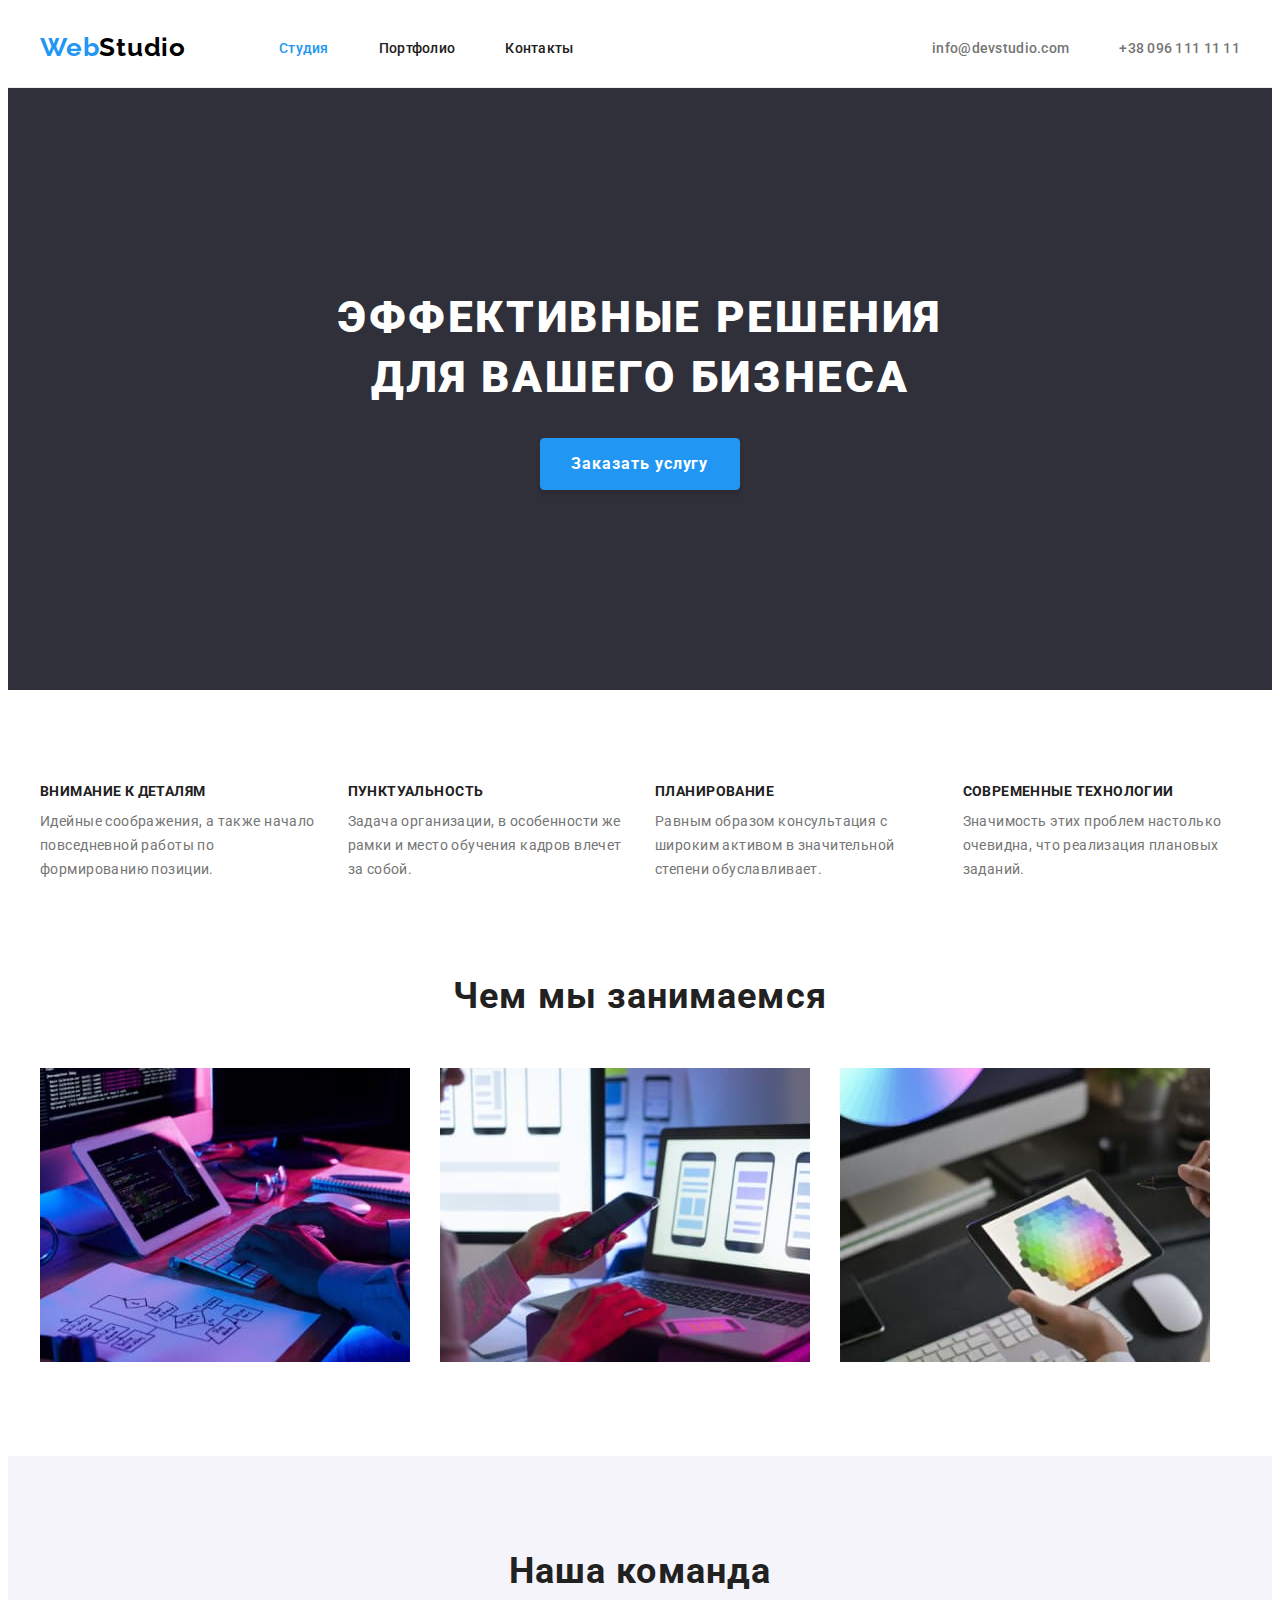
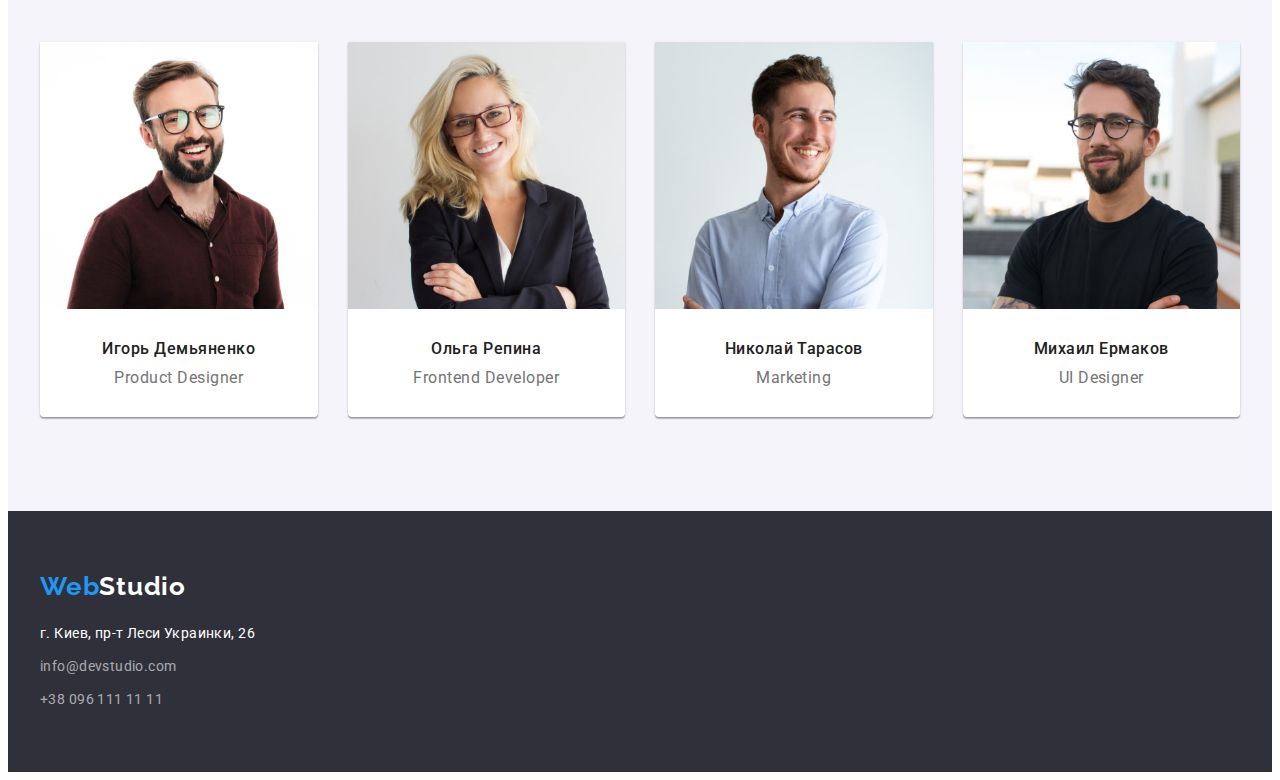
<file: index.html>
<!DOCTYPE html>
<html lang="ru">
  <head>
    <meta charset="UTF-8" />
    <meta http-equiv="X-UA-Compatible" content="IE=edge" />
    <meta name="viewport" content="width=device-width, initial-scale=1.0" />
    <title>Webstudio</title>
    <link rel="preconnect" href="https://fonts.googleapis.com" />
    <link rel="preconnect" href="https://fonts.gstatic.com" crossorigin />
    <link
      href="https://fonts.googleapis.com/css2?family=Oleo+Script&family=Raleway:wght@700&family=Roboto:wght@400;500;700;900&display=swap"
      rel="stylesheet"
    />
    <link
      rel="stylesheet"
      href="https://cdnjs.cloudflare.com/ajax/libs/modern-normalize/1.1.0/modern-normalize.min.css"
      integrity="sha512-wpPYUAdjBVSE4KJnH1VR1HeZfpl1ub8YT/NKx4PuQ5NmX2tKuGu6U/JRp5y+Y8XG2tV+wKQpNHVUX03MfMFn9Q=="
      crossorigin="anonymous"
      referrerpolicy="no-referrer"
    />
    <link rel="stylesheet" href="./css/styles.css" />
  </head>
  <body>
    <header class="header">
      <div class="container header-wrapper">
        <nav class="site-nav">
          <a class="logo link" href="./index.html"
            ><span class="logo-web">Web</span>Studio</a
          >
          <ul class="site-nav-list list">
            <li class="site-nav-list-item">
              <a class="site-nav-list-link link current" href="./index.html"
                >Студия</a
              >
            </li>
            <li class="site-nav-list-item">
              <a class="site-nav-list-link link" href="./portfolio.html"
                >Портфолио</a
              >
            </li>
            <li class="site-nav-list-item">
              <a class="site-nav-list-link link" href="">Контакты</a>
            </li>
          </ul>
        </nav>
        <ul class="header-contacts-list list">
          <li class="header-contacts-list-item list">
            <a
              class="header-contacts-list-link link"
              href="mailto:info@devstudio.com"
              >info@devstudio.com</a
            >
          </li>
          <li class="header-contacts-list-item list">
            <a class="header-contacts-list-link link" href="tel:+380961111111"
              >+38 096 111 11 11</a
            >
          </li>
        </ul>
      </div>
    </header>
    <main class="main">
      <!-- Hero -->
      <section class="hero">
        <div class="container">
          <h1 class="hero-title title">
            Эффективные решения для вашего бизнеса
          </h1>
          <button class="hero-button" type="button">Заказать услугу</button>
        </div>
      </section>

      <!-- Advantages -->
      <section class="advantages section">
        <div class="container">
          <h2 class="advantages-title title visually-hidden">Преимущества</h2>
          <ul class="advantages-list list">
            <li class="advantages-list-item">
              <h3 class="advantages-list-title">Внимание к деталям</h3>
              <p class="advantages-list-text">
                Идейные соображения, а также начало повседневной работы по
                формированию позиции.
              </p>
            </li>
            <li class="advantages-list-item">
              <h3 class="advantages-list-title">Пунктуальность</h3>
              <p class="advantages-list-text">
                Задача организации, в особенности же рамки и место обучения
                кадров влечет за собой.
              </p>
            </li>
            <li class="advantages-list-item">
              <h3 class="advantages-list-title">Планирование</h3>
              <p class="advantages-list-text">
                Равным образом консультация с широким активом в значительной
                степени обуславливает.
              </p>
            </li>
            <li class="advantages-list-item">
              <h3 class="advantages-list-title">Современные технологии</h3>
              <p class="advantages-list-text">
                Значимость этих проблем настолько очевидна, что реализация
                плановых заданий.
              </p>
            </li>
          </ul>
        </div>
      </section>

      <!-- About -->
      <section class="about section">
        <div class="container">
          <h2 class="about-title title">Чем мы занимаемся</h2>
          <ul class="about-list list">
            <li class="about-list-item">
              <img
                class="about-img"
                src="./images/ipad.jpg"
                alt="айпад"
                width="370"
                height="294"
              />
            </li>
            <li class="about-list-item">
              <img
                class="about-img"
                src="./images/laptop.jpg"
                alt="ноутбук"
                width="370"
                height="294"
              />
            </li>
            <li class="about-list-item">
              <img
                class="about-img"
                src="./images/tablet.jpg"
                alt="планшет"
                width="370"
                height="294"
              />
            </li>
          </ul>
        </div>
      </section>

      <!-- Our team -->
      <section class="team section">
        <div class="container">
          <h2 class="team-title title">Наша команда</h2>
          <ul class="team-list list">
            <li class="team-card">
              <img
                class="team-img"
                src="./images/igor.jpg"
                alt="Игорь Демьяненко"
                width="270"
                height="260"
              />
              <div class="team-card-description">
                <h3 class="team-name">Игорь Демьяненко</h3>
                <p class="team-position" lang="en">Product Designer</p>
              </div>
            </li>
            <li class="team-card">
              <img
                class="team-img"
                src="./images/olga.jpg"
                alt="Ольга Репина"
                width="270"
                height="260"
              />
              <div class="team-card-description">
                <h3 class="team-name">Ольга Репина</h3>
                <p class="team-position" lang="en">Frontend Developer</p>
              </div>
            </li>
            <li class="team-card">
              <img
                class="team-img"
                src="./images/nikola.jpg"
                alt="Николай Тарасов"
                width="270"
                height="260"
              />
              <div class="team-card-description">
                <h3 class="team-name">Николай Тарасов</h3>
                <p class="team-position" lang="en">Marketing</p>
              </div>
            </li>
            <li class="team-card">
              <img
                class="team-img"
                src="./images/michail.jpg"
                alt="Михаил Ермаков"
                width="270"
                height="260"
              />
              <div class="team-card-description">
                <h3 class="team-name">Михаил Ермаков</h3>
                <p class="team-position" lang="en">UI Designer</p>
              </div>
            </li>
          </ul>
        </div>
      </section>
    </main>
    <footer class="footer">
      <div class="container">
        <a class="logo logo-footer link" href="./index.html"
          ><span class="logo-web">Web</span>Studio</a
        >
        <address class="address">
          <ul class="address-list list">
            <li class="address-list-item">
              <a class="address-list-link link" href=""
                >г. Киев, пр-т Леси Украинки, 26</a
              >
            </li>
            <li class="address-list-item">
              <a
                class="address-list-link address-contacts link"
                href="mailto:info@devstudio.com"
                >info@devstudio.com</a
              >
            </li>
            <li class="address-list-item">
              <a
                class="address-list-link address-contacts link"
                href="tel:+380961111111"
                >+38 096 111 11 11</a
              >
            </li>
          </ul>
        </address>
      </div>
    </footer>
  </body>
</html>
</file>
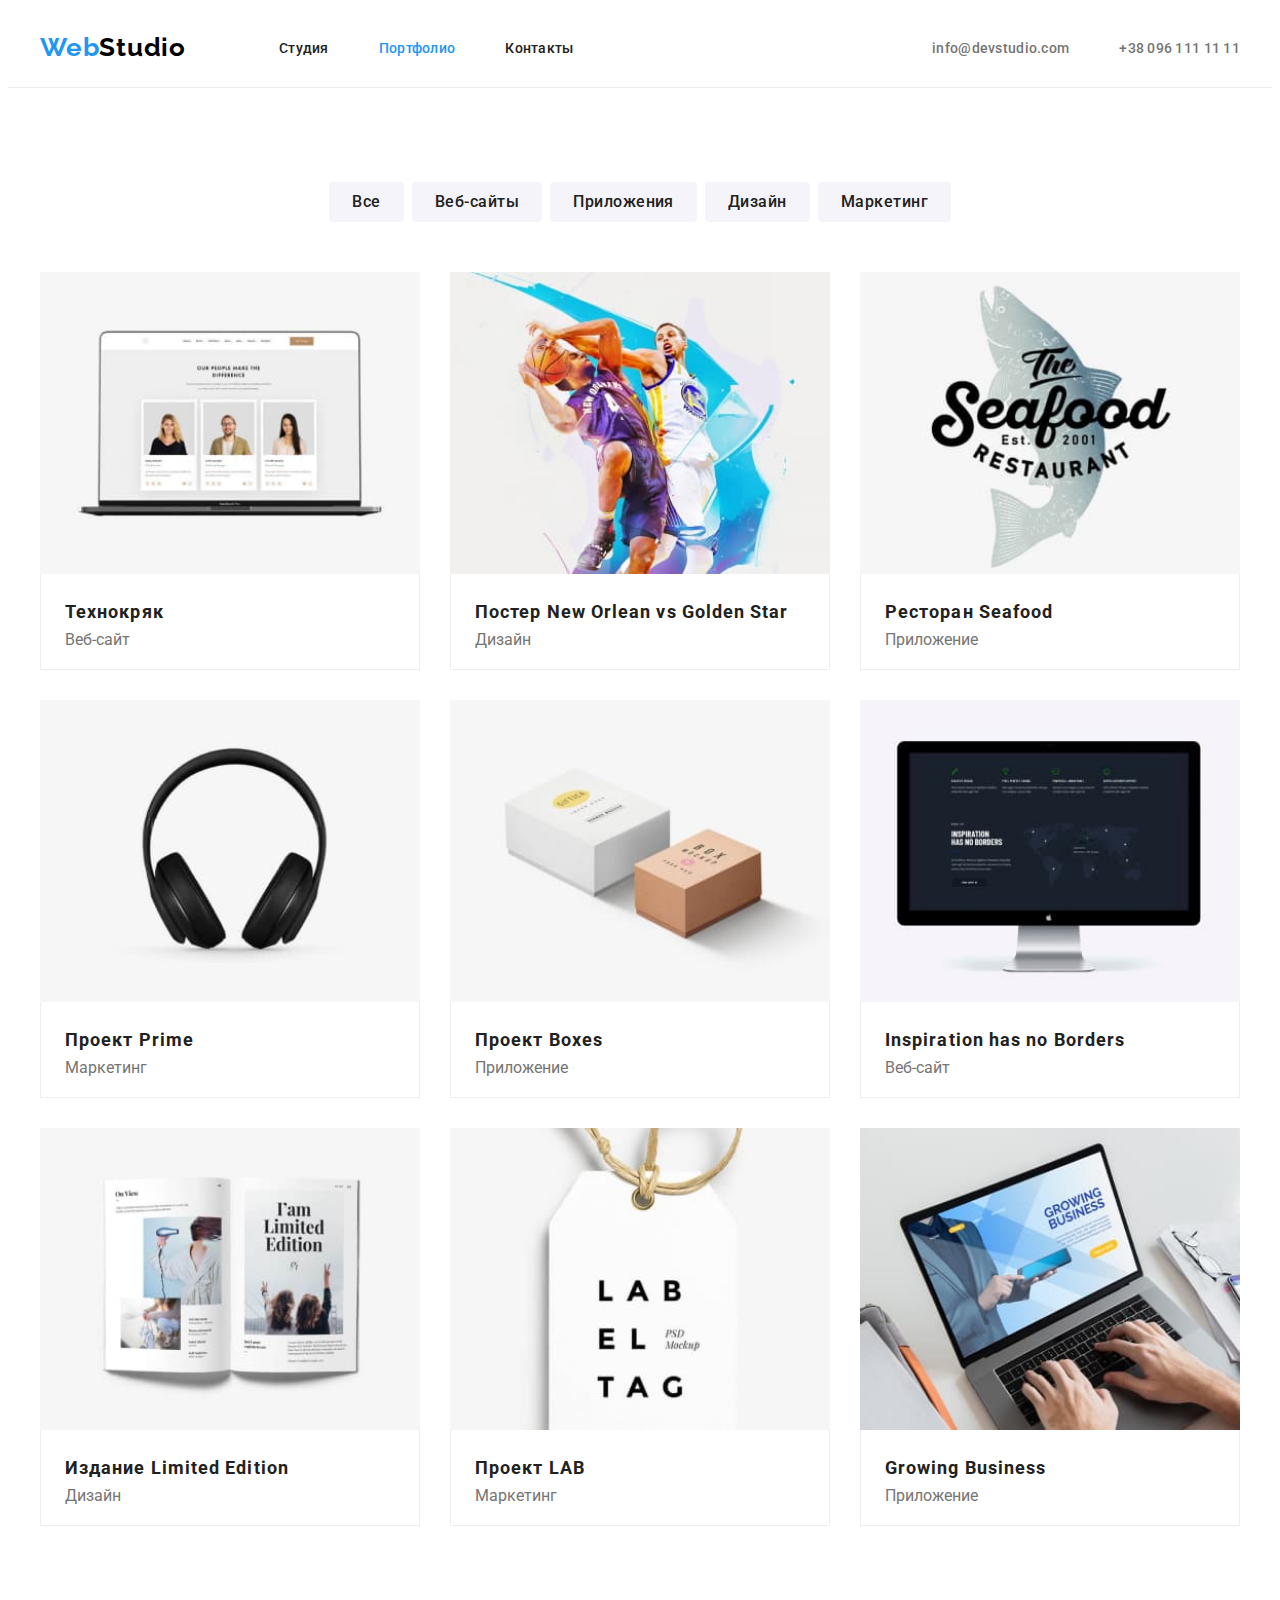
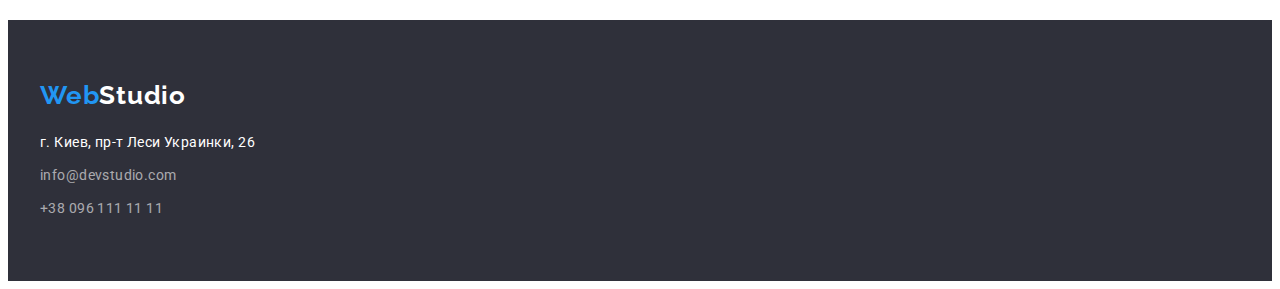
<file: portfolio.html>
<!DOCTYPE html>
<html lang="ru">
  <head>
    <meta charset="UTF-8" />
    <meta http-equiv="X-UA-Compatible" content="IE=edge" />
    <meta name="viewport" content="width=device-width, initial-scale=1.0" />
    <title>Portfolio</title>
    <link rel="preconnect" href="https://fonts.googleapis.com" />
    <link rel="preconnect" href="https://fonts.gstatic.com" crossorigin />
    <link
      href="https://fonts.googleapis.com/css2?family=Oleo+Script&family=Raleway:wght@700&family=Roboto:wght@400;500;700;900&display=swap"
      rel="stylesheet"
    />
    <link
      rel="stylesheet"
      href="https://cdnjs.cloudflare.com/ajax/libs/modern-normalize/1.1.0/modern-normalize.min.css"
      integrity="sha512-wpPYUAdjBVSE4KJnH1VR1HeZfpl1ub8YT/NKx4PuQ5NmX2tKuGu6U/JRp5y+Y8XG2tV+wKQpNHVUX03MfMFn9Q=="
      crossorigin="anonymous"
      referrerpolicy="no-referrer"
    />
    <link rel="stylesheet" href="./css/styles.css" />
  </head>
  <body>
    <header class="header">
      <div class="header-wrapper container">
        <nav class="site-nav">
          <a class="logo link" href="./index.html"
            ><span class="logo-web">Web</span>Studio</a
          >
          <ul class="site-nav-list list">
            <li class="site-nav-list-item">
              <a class="site-nav-list-link link" href="./index.html">Студия</a>
            </li>
            <li class="site-nav-list-item">
              <a class="site-nav-list-link link current" href="./portfolio.html"
                >Портфолио</a
              >
            </li>
            <li class="site-nav-list-item">
              <a class="site-nav-list-link link" href="">Контакты</a>
            </li>
          </ul>
        </nav>
        <ul class="header-contacts-list list">
          <li class="header-contacts-list-item list">
            <a
              class="header-contacts-list-link link"
              href="mailto:info@devstudio.com"
              >info@devstudio.com</a
            >
          </li>
          <li class="header-contacts-list-item list">
            <a class="header-contacts-list-link link" href="tel:+380961111111"
              >+38 096 111 11 11</a
            >
          </li>
        </ul>
      </div>
    </header>
    <main class="main-portfolio">
      <section class="portfolio section">
        <div class="container">
          <h1 class="portfolio-title title visually-hidden">Портфолио</h1>
          <ul class="portfolio-button-list list">
            <li class="portfolio-button-list-item">
              <button class="portfolio-button" type="button">Все</button>
            </li>
            <li class="portfolio-button-list-item">
              <button class="portfolio-button" type="button">Веб-сайты</button>
            </li>
            <li class="portfolio-button-list-item">
              <button class="portfolio-button" type="button">Приложения</button>
            </li>
            <li class="portfolio-button-list-item">
              <button class="portfolio-button" type="button">Дизайн</button>
            </li>
            <li class="portfolio-button-list-item">
              <button class="portfolio-button" type="button">Маркетинг</button>
            </li>
          </ul>
          <ul class="portfolio-list list">
            <li class="portfolio-list-item">
              <img
                src="./images/portfolio/portfolio1.jpg"
                alt="экран ноутбука"
                width="370"
                height="294"
              />
              <div class="portfolio-item-description">
                <h3 class="portfolio-name">Технокряк</h3>
                <p class="portfolio-specification">Веб-сайт</p>
              </div>
            </li>
            <li class="portfolio-list-item">
              <img
                src="./images/portfolio/portfolio2.jpg"
                alt="два баскетболиста"
                width="370"
                height="294"
              />
              <div class="portfolio-item-description">
                <h3 class="portfolio-name">Постер New Orlean vs Golden Star</h3>
                <p class="portfolio-specification">Дизайн</p>
              </div>
            </li>
            <li class="portfolio-list-item">
              <img
                src="./images/portfolio/portfolio3.jpg"
                alt="логотип ресторана"
                width="370"
                height="294"
              />
              <div class="portfolio-item-description">
                <h3 class="portfolio-name">Ресторан Seafood</h3>
                <p class="portfolio-specification">Приложение</p>
              </div>
            </li>
            <li class="portfolio-list-item">
              <img
                src="./images/portfolio/portfolio4.jpg"
                alt="наушники"
                width="370"
                height="294"
              />
              <div class="portfolio-item-description">
                <h3 class="portfolio-name">Проект Prime</h3>
                <p class="portfolio-specification">Маркетинг</p>
              </div>
            </li>
            <li class="portfolio-list-item">
              <img
                src="./images/portfolio/portfolio5.jpg"
                alt="две коробочки"
                width="370"
                height="294"
              />
              <div class="portfolio-item-description">
                <h3 class="portfolio-name">Проект Boxes</h3>
                <p class="portfolio-specification">Приложение</p>
              </div>
            </li>
            <li class="portfolio-list-item">
              <img
                src="./images/portfolio/portfolio6.jpg"
                alt="монитор"
                width="370"
                height="294"
              />
              <div class="portfolio-item-description">
                <h3 class="portfolio-name">Inspiration has no Borders</h3>
                <p class="portfolio-specification">Веб-сайт</p>
              </div>
            </li>
            <li class="portfolio-list-item">
              <img
                src="./images/portfolio/portfolio7.jpg"
                alt="открытая книга"
                width="370"
                height="294"
              />
              <div class="portfolio-item-description">
                <h3 class="portfolio-name">Издание Limited Edition</h3>
                <p class="portfolio-specification">Дизайн</p>
              </div>
            </li>
            <li class="portfolio-list-item">
              <img
                src="./images/portfolio/portfolio8.jpg"
                alt="этикетка"
                width="370"
                height="294"
              />
              <div class="portfolio-item-description">
                <h3 class="portfolio-name">Проект LAB</h3>
                <p class="portfolio-specification">Маркетинг</p>
              </div>
            </li>
            <li class="portfolio-list-item">
              <img
                src="./images/portfolio/portfolio9.jpg"
                alt="ноутбук"
                width="370"
                height="294"
              />
              <div class="portfolio-item-description">
                <h3 class="portfolio-name">Growing Business</h3>
                <p class="portfolio-specification">Приложение</p>
              </div>
            </li>
          </ul>
        </div>
      </section>
    </main>
    <footer class="footer">
      <div class="container">
        <a class="logo logo-footer link" href="./index.html"
          ><span class="logo-web">Web</span>Studio</a
        >
        <address class="address">
          <ul class="address-list list">
            <li class="address-list-item">
              <a class="address-list-link link" href=""
                >г. Киев, пр-т Леси Украинки, 26</a
              >
            </li>
            <li class="address-list-item">
              <a
                class="address-list-link address-contacts link"
                href="mailto:info@devstudio.com"
                >info@devstudio.com</a
              >
            </li>
            <li class="address-list-item">
              <a
                class="address-list-link address-contacts link"
                href="tel:+380961111111"
                >+38 096 111 11 11</a
              >
            </li>
          </ul>
        </address>
      </div>
    </footer>
  </body>
</html>
</file>
<file: css/styles.css>
/* primary-background-color #E5E5E5 */
/* secondary-background-color #F5F4FA */
/* primary-text-color #757575 */
/* primary-title-color #212121 */
/* accent-color #2196F3 */

/* primary-font-family Roboto */

:root {
  --primary-font-family: "Roboto", sans-serif;
  --primary-background-color: #ffffff;
  --secondary-background-color: #f5f4fa;
  --primary-text-color: #757575;
  --primary-title-color: #212121;
  --accent-color: #2196f3;
}
h1,
h2,
h3,
h4,
h5,
h6,
p {
  margin-top: 0;
  margin-bottom: 0;
}
ul,
ol {
  margin-top: 0;
  margin-bottom: 0;
  padding-left: 0;
}
img {
  display: block;
  width: 100%;
  height: auto;
}

body {
  font-family: var(--primary-font-family);

  color: var(--primary-text-color);
  background-color: var(--primary-background-color);
}

/* =====Components===== */
.container {
  width: 1200px;
  padding-left: 15px;
  padding-right: 15px;
  margin-left: auto;
  margin-right: auto;
}
.section {
  padding-top: 94px;
  padding-bottom: 94px;
}
.list {
  list-style: none;
}
.link {
  text-decoration: none;
}
.site-nav-list-item > .current {
  color: var(--accent-color);
}
.title {
  margin-bottom: 50px;

  font-weight: 700;
  font-size: 36px;
  line-height: 1.17;
  text-align: center;
  letter-spacing: 0.03em;

  color: var(--primary-title-color);
}
.visually-hidden {
  position: absolute;
  width: 1px;
  height: 1px;
  margin: -1px;
  border: 0;
  padding: 0;
  white-space: nowrap;
  clip-path: inset(100%);
  clip: rect(0 0 0 0);
  overflow: hidden;
}

/* =====Header===== */
.header {
  background-color: #ffffff;
  padding-top: 24px;
  padding-bottom: 24px;
  border-bottom: 1px solid #ececec;
}
.header-wrapper {
  display: flex;
  align-items: center;
}
.logo {
  font-family: Raleway, sans-serif;
  font-weight: 700;
  font-size: 26px;
  line-height: 1.19;
  letter-spacing: 0.03em;

  color: #000000;
}
.site-nav > .logo {
  margin-right: 93px;
}
.logo-web {
  color: var(--accent-color);
}
.site-nav {
  display: flex;
  align-items: center;
}
.site-nav-list {
  display: flex;
  align-items: center;
}
.site-nav-list-item:not(:last-child) {
  margin-right: 50px;
}
.site-nav-list-link {
  padding-top: 15px;
  padding-bottom: 15px;

  font-weight: 500;
  font-size: 14px;
  line-height: 1.14;
  letter-spacing: 0.02em;

  color: var(--primary-title-color);
}
.site-nav-list-link:hover,
.site-nav-list-link:focus {
  color: var(--accent-color);
}
.header-contacts-list-link {
  font-weight: 500;
  font-size: 14px;
  line-height: 1.14;
  letter-spacing: 0.02em;

  color: inherit;
}
.header-contacts-list {
  display: flex;
  margin-left: auto;
}
.header-contacts-list-link {
  padding-top: 15px;
  padding-bottom: 15px;
}
.header-contacts-list-link:hover,
.header-contacts-list-link:focus {
  color: var(--accent-color);
}

.header-contacts-list-item:not(:last-child) {
  margin-right: 50px;
}

/* =====Hero===== */
.hero {
  padding-top: 200px;
  padding-bottom: 200px;

  background-color: #2f303a;
}
.hero-title {
  margin-bottom: 30px;
  margin-left: auto;
  margin-right: auto;
  width: 696px;

  font-weight: 900;
  font-size: 44px;
  line-height: 1.36;
  text-align: center;
  letter-spacing: 0.06em;
  text-transform: uppercase;

  color: var(--primary-background-color);
}
.hero-button {
  display: flex;
  min-width: 200px;
  margin-right: auto;
  margin-left: auto;
  padding-top: 10px;
  padding-right: 30px;
  padding-bottom: 10px;
  padding-left: 30px;
  border: 1px solid var(--accent-color);
  border-radius: 4px;
  box-shadow: 0px 4px 4px rgba(0, 0, 0, 0.15);

  font-family: inherit;
  font-weight: 700;
  font-size: 16px;
  line-height: 1.88;
  text-align: center;
  letter-spacing: 0.06em;

  cursor: pointer;

  color: var(--primary-background-color);
  background-color: var(--accent-color);
}
.hero-button:hover,
.hero-button:focus {
  background-color: #188ce8;
}

/* =====Advantages===== */
.advantages-list {
  display: flex;
  align-items: center;
}
.advantages-list-item {
  flex-basis: calc((100% - 3 * 30px) / 4);
}
.advantages-list-item:not(:last-child) {
  margin-right: 30px;
}
.advantages-list-title {
  margin-bottom: 10px;

  font-weight: 700;
  font-size: 14px;
  line-height: 1.14;
  letter-spacing: 0.03em;
  text-transform: uppercase;

  color: var(--primary-title-color);
}
.advantages-list-text {
  font-size: 14px;
  line-height: 1.71;
  letter-spacing: 0.03em;
}

/* =====About===== */
.about {
  padding-top: 0;
}
.about-list {
  display: flex;
  align-items: center;
}
.about-list-item:not(:nth-child(3n)) {
  margin-right: 30px;
}

/* =====Team===== */
.team {
  background-color: var(--secondary-background-color);
}
.team-list {
  display: flex;
  flex-wrap: wrap;
  align-items: center;
}
.team-card:not(:nth-child(4n)) {
  margin-right: 30px;
}
.team-card {
  flex-basis: calc((100% - 3 * 30px) / 4);
  box-shadow: 0px 1px 3px rgba(0, 0, 0, 0.12), 0px 1px 1px rgba(0, 0, 0, 0.14),
    0px 2px 1px rgba(0, 0, 0, 0.2);
  border-radius: 0px 0px 4px 4px;

  background-color: var(--primary-background-color);
}
.team-card-description {
  padding-top: 30px;
  padding-bottom: 30px;
}
.team-name {
  margin-bottom: 10px;

  font-weight: 500;
  font-size: 16px;
  line-height: 1.19;
  text-align: center;
  letter-spacing: 0.03em;

  color: var(--primary-title-color);
}
.team-position {
  font-size: 16px;
  line-height: 1.19;
  text-align: center;
  letter-spacing: 0.03em;
}

/* =====Footer===== */
.footer {
  padding-top: 60px;
  padding-bottom: 60px;

  background-color: #2f303a;
}
.logo-footer {
  color: var(--primary-background-color);
}
.logo.logo-footer.link {
  display: inline-block;
  margin-bottom: 20px;
}
.address-list-item:not(:last-child) {
  margin-bottom: 9px;
}
.address-list-link {
  font-style: normal;
  font-size: 14px;
  line-height: 1.71;
  letter-spacing: 0.03em;

  color: var(--primary-background-color);
}
.address-list-link:hover,
.address-list-link:focus {
  color: var(--accent-color);
}
.address-contacts {
  color: rgba(255, 255, 255, 0.6);
}

/* =====Portfolio===== */
.portfolio-button {
  min-width: 75px;
  padding-top: 6px;
  padding-bottom: 6px;
  padding-right: 22px;
  padding-left: 22px;
  border: 1px solid transparent;
  border-radius: 4px;

  font-family: inherit;
  font-weight: 500;
  font-size: 16px;
  line-height: 1.63;
  text-align: center;
  letter-spacing: 0.03em;

  cursor: pointer;

  color: var(--primary-title-color);
  background-color: var(--secondary-background-color);
}
.portfolio-button:hover,
.portfolio-button:focus {
  color: var(--primary-background-color);
  background-color: var(--accent-color);
}
.portfolio-button-list {
  display: flex;
  justify-content: center;
  align-items: center;
  margin-bottom: 50px;
}
.portfolio-button-list-item:not(:last-child) {
  margin-right: 8px;
}
.portfolio-list {
  display: flex;
  flex-wrap: wrap;
  justify-content: center;
  align-items: center;
  margin: -15px;
}
.portfolio-list-item {
  flex-basis: calc((100% - 3 * 30px) / 3);
  margin: 15px;
  background-color: var(--primary-background-color);
}
.portfolio-item-description {
  padding-top: 20px;
  padding-bottom: 20px;
  padding-right: 24px;
  padding-left: 24px;
  border: 1px solid #eeeeee;
  border-top: 0;
}
.portfolio-name {
  font-weight: 700;
  font-size: 18px;
  line-height: 2;
  letter-spacing: 0.06em;

  color: var(--primary-title-color);
}
</file>
